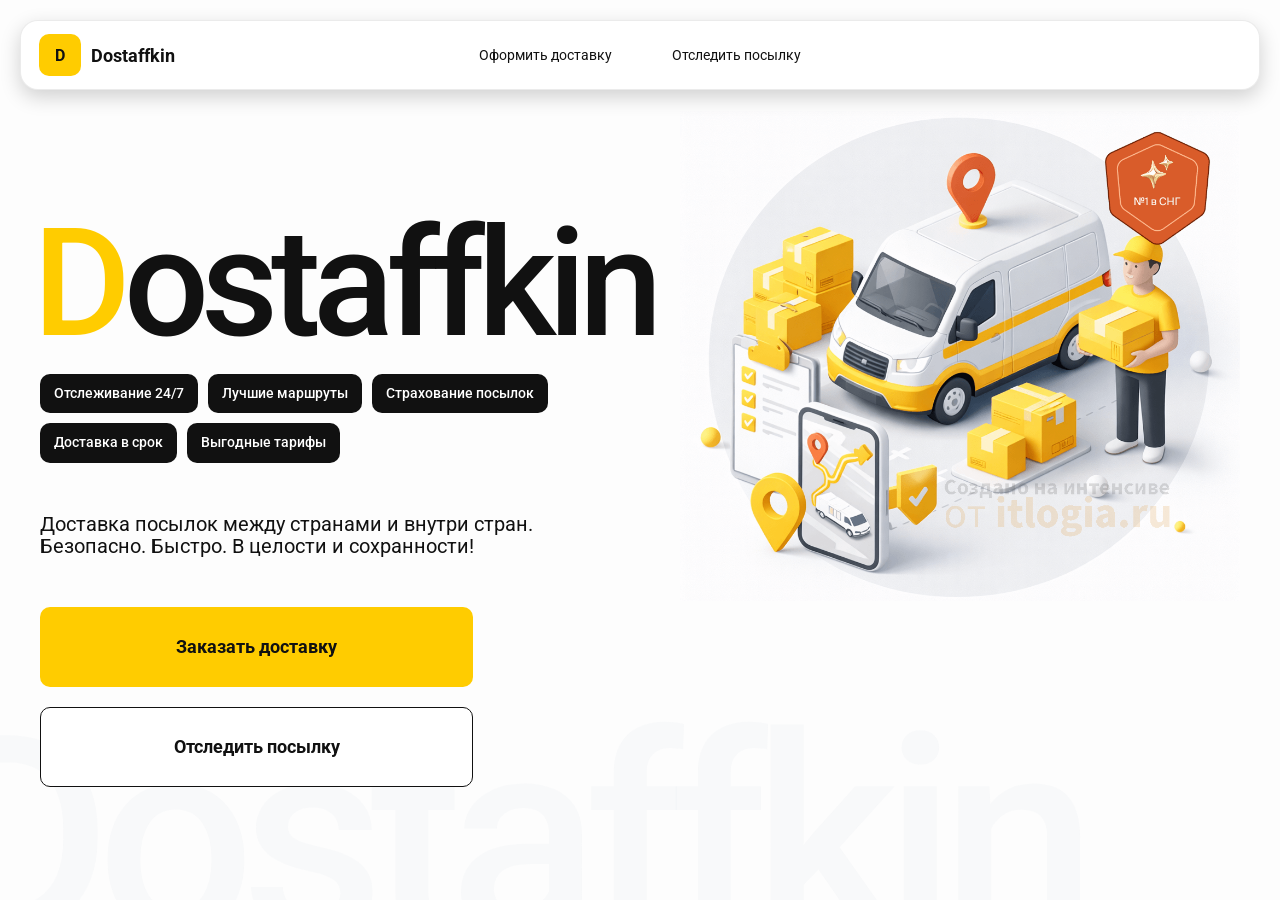
<file: index.html>
<!doctype html>
<html lang="ru">
<head>
    <meta charset="utf-8"/>
	<meta name="viewport" content="width=device-width,initial-scale=1,maximum-scale=1,user-scalable=0"/>
    <title>Dostaffkin — Доставка посылок между странами и внутри стран. Безопасно. Быстро. В целости и сохранности!</title>
	<link href="styles/base.css" rel="stylesheet" />
	<link href="styles/base_adaptive.css" rel="stylesheet" />	
	<link href="styles/index.css" rel="stylesheet" />
	<link href="styles/index_adaptive.css" rel="stylesheet" />
</head>
<body>
	<div class="container">
		<header class="header">
			<a class="header-brand" href="#">
				<div class="header-logo">D</div>
				<div class="header-title">Dostaffkin</div>
			</a>
			<nav class="header-menu">
				<a class="header-link" href="./order.html">Оформить <span>доставку</span></a>
				<a class="header-link" href="./track.html">Отследить <span>посылку</span></a>
			</nav>
		</header>
		<main class="main">
			<section class="main-info">
				<div class="main-title">
					<span>D</span>ostaffkin
				</div>
				<div class="main-features">
					<div class="main-feature">Отслеживание 24/7</div>
					<div class="main-feature">Лучшие маршруты</div>
					<div class="main-feature">Страхование посылок</div>
					<div class="main-feature">Доставка в срок</div>
					<div class="main-feature">Выгодные тарифы</div>
				</div>
				<div class="main-description">
					Доставка посылок между странами и внутри стран.
					Безопасно. Быстро. В целости и сохранности!
				</div>
				<div class="main-actions">
					<a class="button" type="button" href="./order.html">Заказать доставку</a>
					<a class="button button-white" type="button" href="./track.html">Отследить посылку</a>
				</div>
			</section>
			<div class="main-title-ghost">Dostaffkin</div>
			<section class="main-image">
				<img src="images/main-image.png" alt="Main image"/>
			</section>
		</main>		
	</div>
</body>
</html>
</file>
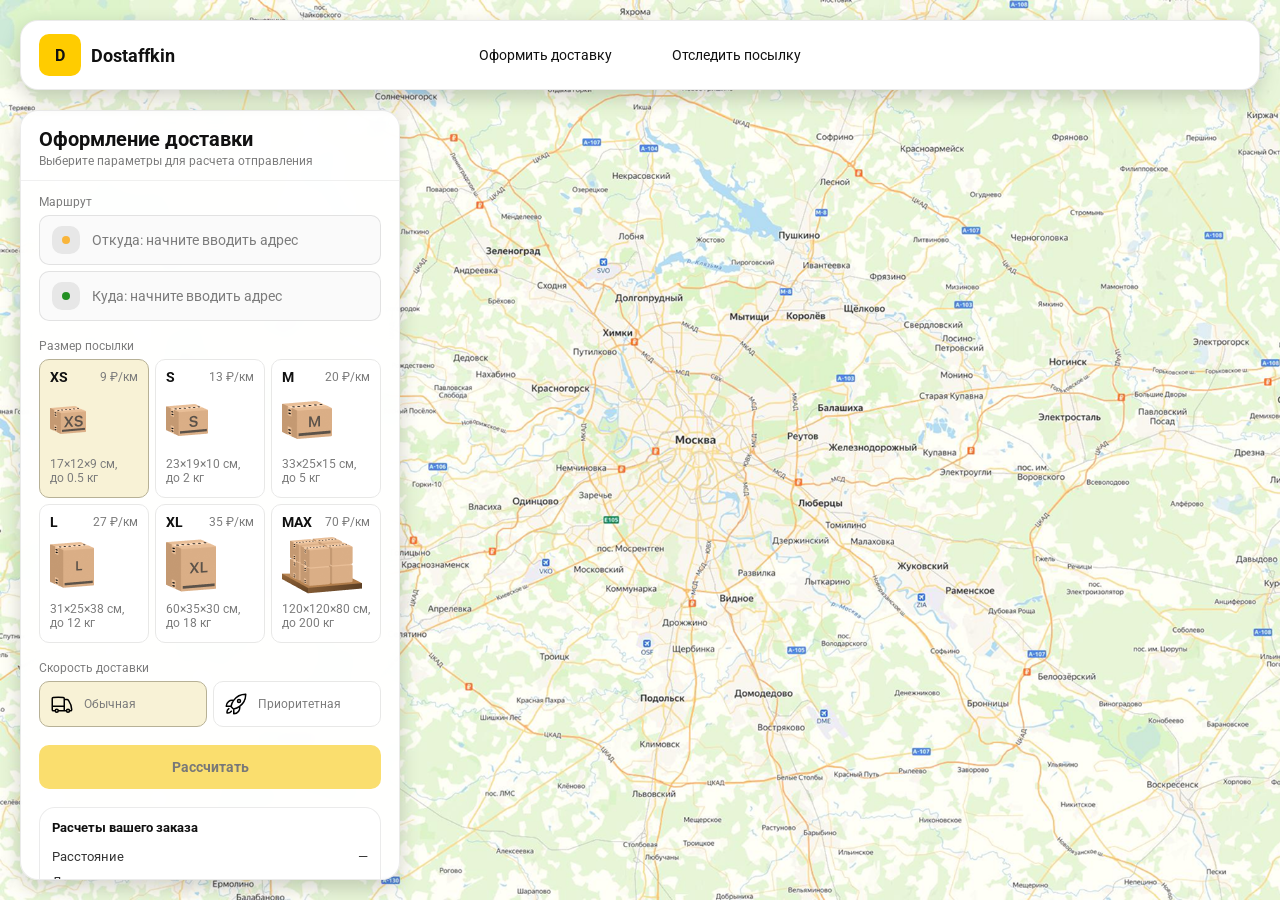
<file: order.html>
<!doctype html>
<html lang="ru">
<head>
    <meta charset="utf-8"/>
    <meta name="viewport" content="width=device-width,initial-scale=1,maximum-scale=1,user-scalable=0"/>
    <title>Оформление доставки</title>

    <link rel="stylesheet" href="styles/base.css"/>
    <link rel="stylesheet" href="styles/base_adaptive.css"/>

    <link rel="stylesheet" href="styles/order.css"/>
    <link rel="stylesheet" href="styles/order_adaptive.css"/>
</head>
<body>
	<div id="map"></div>
	<header class="header">
		<a class="header-brand" href="./index.html">
			<div class="header-logo">D</div>
			<div class="header-title">Dostaffkin</div>
		</a>
		<nav class="header-menu">
			<a class="header-link" href="#">Оформить <span>доставку</span></a>
			<a class="header-link" href="./track.html">Отследить <span>посылку</span></a>
		</nav>
	</header>
	
	<aside class="main" id="sidebar">
		<div class="main-header">
			<div class="main-title">Оформление доставки</div>
			<div class="main-text">Выберите параметры для расчета отправления</div>
		</div>
		<div class="main-content">
			<div class="main-route">
				<div class="main-block-title">Маршрут</div>
				<div class="main-fields">
					<div class="main-field" id="fromField">
						<div class="main-pin"></div>
						<input id="from" placeholder="Откуда: начните вводить адрес" autocomplete="off"/>
						<div class="main-ac" id="fromAc" role="listbox" aria-label="Подсказки адресов"></div>
					</div>
					
					<div class="main-field" id="toField">
						<div class="main-pin"></div>
						<input id="to" placeholder="Куда: начните вводить адрес" autocomplete="off"/>
						<div class="main-ac" id="toAc" role="listbox" aria-label="Подсказки адресов"></div>
					</div>
				</div>
			</div>
			<div class="main-package">
				<div class="main-block-title">Размер посылки</div>

				<div class="main-sizes">
					<div class="main-size-card is-active" data-value="xs">
						<div class="main-size-top">
							<div class="main-size-label">XS</div>
							<div class="main-size-rate">9 ₽/км</div>
						</div>
						<div class="main-size-media">
							<img src="images/sizes/xs.png" alt="Короб XS"/>
						</div>
						<div class="main-size-description">17×12×9 см,<br>до 0.5 кг</div>
					</div>

					<div class="main-size-card" data-value="s">
						<div class="main-size-top">
							<div class="main-size-label">S</div>
							<div class="main-size-rate">13 ₽/км</div>
						</div>
						<div class="main-size-media">
							<img src="images/sizes/s.png" alt="Короб S"/>
						</div>
						<div class="main-size-description">23×19×10 см,<br>до 2 кг</div>
					</div>

					<div class="main-size-card" data-value="m">
						<div class="main-size-top">
							<div class="main-size-label">M</div>
							<div class="main-size-rate">20 ₽/км</div>
						</div>
						<div class="main-size-media">
							<img src="images/sizes/m.png" alt="Короб M"/>
						</div>
							<div class="main-size-description">33×25×15 см,<br>до 5 кг</div>
					</div>

					<div class="main-size-card" data-value="l">
						<div class="main-size-top">
							<div class="main-size-label">L</div>
							<div class="main-size-rate">27 ₽/км</div>
						</div>
						<div class="main-size-media">
							<img src="images/sizes/l.png" alt="Короб L"/>
						</div>
						<div class="main-size-description">31×25×38 см,<br>до 12 кг</div>
					</div>

					<div class="main-size-card" data-value="xl">
						<div class="main-size-top">
							<div class="main-size-label">XL</div>
							<div class="main-size-rate">35 ₽/км</div>
						</div>
						<div class="main-size-media">
							<img src="images/sizes/xl.png" alt="Короб XL"/>
						</div>
						<div class="main-size-description">60×35×30 см,<br>до 18 кг</div>
					</div>

					<div class="main-size-card" data-value="max">
						<div class="main-size-top">
							<div class="main-size-label">MAX</div>
							<div class="main-size-rate">70 ₽/км</div>
						</div>
						<div class="main-size-media main-size-media-palleta">
							<img src="images/sizes/max.png" alt="Паллета"/>
						</div>
						<div class="main-size-description">120×120×80 см,<br>до 200 кг</div>
					</div>
				</div>
			</div>
			<div class="main-speed">
				<div class="main-block-title">Скорость доставки</div>

				<div class="main-speeds">
					<div class="main-speed-card is-active" data-value="regular">
						<img class="main-speed-media" src="images/icons/regular.svg" alt="Regular"/>
						<div class="main-speed-description">Обычная</div>
					</div>
					<div class="main-speed-card" data-value="fast">
						<img class="main-speed-media" src="images/icons/fast.svg" alt="Fast"/>
						<div class="main-speed-description">Приоритетная</div>
					</div>

				</div>
			</div>
			<div class="main-calculate-block">
				<button id="calc" class="button calculate-button" type="button" disabled>Рассчитать</button>
			</div>
			<div class="main-result" id="result">
				<div class="main-result-title">Расчеты вашего заказа</div>
				<div class="main-result-lines">
					<div class="main-result-line"><span>Расстояние</span><span id="distanceValue">—</span></div>
					<div class="main-result-line"><span>Доставим через</span><span id="durationValue">—</span></div>
					<div class="main-result-line"><span>Тариф</span><span id="rateValue">—</span></div>
				</div>
				<div class="main-price">
					<div class="main-price-label">Итого</div>
					<div class="main-price-value" id="totalValue">—</div>
				</div>
			</div>
			<div class="main-order-box">
				<div class="main-order-form" id="orderForm">
					<div class="main-order-title">Оформление доставки</div>
					<div class="main-block-info-row">
						<div class="main-block-title">Контакты</div>
						<div class="order-fields">
							<div class="main-field">
								<input id="customerName" placeholder="Ваше имя" autocomplete="off"/>
							</div>
							<div class="main-field">
								<input id="customerPhone" placeholder="Ваш телефон" autocomplete="off" inputmode="tel"/>
							</div>
						</div>
					</div>
					<div class="main-block-info-row extra-info">
						<div class="main-block-title">Дополнительная информация</div>
						<div class="main-field textarea">
							<textarea id="comment" placeholder="Детали доставки и комментарии"></textarea>
						</div>
					</div>
					<button id="submit" class="button main-submit-request" type="button" disabled>Отправить
							заявку
					</button>
				</div>

				<div class="main-order-success" id="orderSuccess">
					<div class="main-success-icon">✓</div>
					<div class="main-success-title">Заявка отправлена!</div>
					<div class="main-success-title">Номер отправления – <span id="orderId"></span></div>
					<div class="main-success-subtitle">Мы скоро свяжемся с вами</div>
				</div>
			</div>
			
		</div>
	</aside>
</body>
</html>
</file>
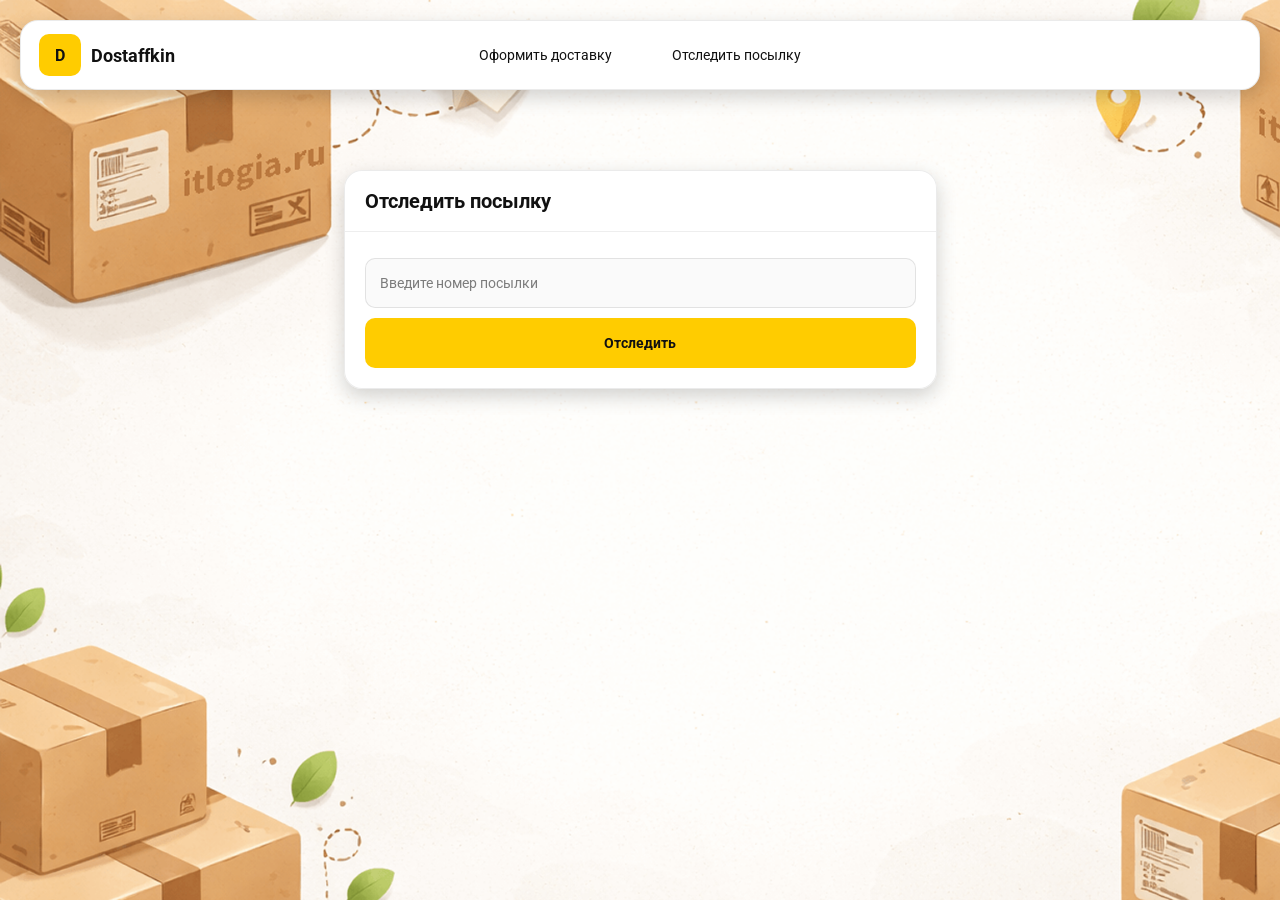
<file: track.html>
<!doctype html>
<html lang="ru">
<head>
    <meta charset="utf-8"/>
    <meta name="viewport" content="width=device-width,initial-scale=1,maximum-scale=1,user-scalable=0"/>
    <title>Отследить посылку</title>
    <link rel="stylesheet" href="styles/base.css"/>
    <link rel="stylesheet" href="styles/base_adaptive.css"/>

    <link rel="stylesheet" href="styles/track.css"/>
    <link rel="stylesheet" href="styles/track_adaptive.css"/>
</head>
<body>
	<div class="container">
		<header class="header">
			<a class="header-brand" href="./index.html">
				<div class="header-logo">D</div>
				<div class="header-title">Dostaffkin</div>
			</a>
			<nav class="header-menu">
				<a class="header-link" href="./order.html">Оформить <span>доставку</span></a>
				<a class="header-link" href="#">Отследить <span>посылку</span></a>
			</nav>
		</header>
		<main class="track-content">
			<section class="track-card track-search">
				<div class="track-title">Отследить посылку</div>
				<div class="track-action">
					<div class="main-field track-field">
						<input id="trackNumber" placeholder="Введите номер посылки" autocomplete="off"/>
					</div>
					<button id="trackButton" class="button track-button" type="button">Отследить</button>
				</div>
			</section>
			<section class="track-card track-result" id="trackResult">
				<div class="track-result-header">
					<div class="track-id" id="trackIdValue"></div>
					<div class="track-routes">
						<div class="track-route">
							<div class="track-route-pin">
								<svg xmlns="http://www.w3.org/2000/svg" fill="none" viewBox="0 0 24 24" stroke-width="1.5"
									stroke="orange" class="size-6">
									<path stroke-linecap="round" stroke-linejoin="round"
										d="M15 10.5a3 3 0 1 1-6 0 3 3 0 0 1 6 0Z"/>
									<path stroke-linecap="round" stroke-linejoin="round"
										d="M19.5 10.5c0 7.142-7.5 11.25-7.5 11.25S4.5 17.642 4.5 10.5a7.5 7.5 0 1 1 15 0Z"/>
								</svg>
							</div>
							<div class="track-route-address" id="trackFromValue">
								Откуда: Москва, улица Арбат, 1
							</div>
						</div>
						<div class="track-route track-route-arrow">
							<svg xmlns="http://www.w3.org/2000/svg" fill="none" viewBox="0 0 24 24" stroke-width="1.5"
								stroke="currentColor" class="size-6">
								<path stroke-linecap="round" stroke-linejoin="round"
									d="M19.5 13.5 12 21m0 0-7.5-7.5M12 21V3"/>
							</svg>
						</div>
						<div class="track-route">
							<div class="track-route-pin">
								<svg xmlns="http://www.w3.org/2000/svg" fill="none" viewBox="0 0 24 24" stroke-width="1.5"
									stroke="green" class="size-6">
									<path stroke-linecap="round" stroke-linejoin="round"
										d="M15 10.5a3 3 0 1 1-6 0 3 3 0 0 1 6 0Z"/>
									<path stroke-linecap="round" stroke-linejoin="round"
										d="M19.5 10.5c0 7.142-7.5 11.25-7.5 11.25S4.5 17.642 4.5 10.5a7.5 7.5 0 1 1 15 0Z"/>
								</svg>
							</div>
							<div class="track-route-address" id="trackToValue">
								Куда: Минск, проспект Независимости, 58
							</div>
						</div>
					</div>
				</div>
				<div class="track-info">
					<div class="track-status-title">Статус данной посылки:</div>
					<div class="track-status-list" id="trackStatusList">


						<div class="track-status created">
							<img src="images/icons/created.svg" class="track-status-icon" alt="Created">
							<div class="track-status-text">
								<div class="track-status-text-state">Создан</div>
								<div class="track-status-text-date">10.01.2026</div>
							</div>
						</div>

						<div class="track-status in-way">
							<img src="images/icons/in-way.svg" class="track-status-icon" alt="In way">
							<div class="track-status-text">
								<div class="track-status-text-state">В пути: Москва</div>
								<div class="track-status-text-date">18.01.2026</div>
							</div>
						</div>

						<div class="track-status ready">
							<img src="images/icons/ready.svg" class="track-status-icon" alt="Ready">
							<div class="track-status-text">
								<div class="track-status-text-state">Готов к выдаче</div>
								<div class="track-status-text-date">25.01.2026</div>
							</div>
						</div>

						<div class="track-status done">
							<img src="images/icons/done.svg" class="track-status-icon" alt="Done">
							<div class="track-status-text">
								<div class="track-status-text-state">Вручен</div>
								<div class="track-status-text-date">27.01.2026</div>
							</div>
						</div>

					</div>
				</div>
			</section>
		</main>
	</div>
</body>
</html>
</file>
<file: styles/base.css>
*, *::before, *::after {
    box-sizing: border-box;
}

@font-face {
    font-family: "Roboto";
    src: url("../fonts/Roboto-Regular.ttf");
    font-weight: normal;
}

@font-face {
    font-family: "Roboto";
    src: url("../fonts/Roboto-Bold.ttf");
    font-weight: bold;
}

@font-face {
    font-family: "Roboto";
    src: url("../fonts/Roboto-Medium.ttf");
    font-weight: 500;
}

html, body {
    margin: 0;
    color: #111111;
    font-family: "Roboto", sans-serif;
}

body {
    background: #FDFDFD;
}

.header {
    border-radius: 18px;
    box-shadow: 0 7px 20px 0 #0000002E;
    backdrop-filter: blur(10px);
    background: #ffffff;
    left: 20px;
    border: 1px solid rgba(0, 0, 0, 0.08);
    position: fixed;
    right: 20px;
    top: 20px;
    padding: 14px 18px;
    height: 70px;
    display: flex;
    align-items: center;
    z-index: 6;
}

.header-brand {
    display: flex;
    align-items: center;
    text-decoration: none;
    gap: 10px;
}

.header-logo {
    width: 42px;
    height: 42px;
    border-radius: 10px;
    background: #FFCC00;
    display: grid;
    place-items: center;
    font-weight: bold;
    color: #111;
}

.header-title {
    font-size: 18px;
    font-weight: bold;
    color: #111111;
    text-decoration: none;
}

.header-menu {
    display: flex;
    align-items: center;
    gap: 60px;
    margin: 0;
    position: absolute;
    left: 50%;
    transform: translateX(-50%);
}

.header-link {
    font-size: 14px;
    color: #111111;
    text-decoration: none;
}

.button {
    border: 0;
    outline: none;
    height: 44px;
    border-radius: 10px;
    font-size: 14px;
    font-weight: bold;
    cursor: pointer;
    font-family: inherit;
    transition: transform .08s ease, opacity .12s ease;
    background: #ffcc00;
    color: #111111;
    text-align: center;
    text-decoration: none;
}

.button:hover {
    background-color: #E5BC19;
}

.button:disabled {
    cursor: not-allowed;
    background-color: #FADE6E;
    color: #787878;
    transform: none;
}

.button.button-white {
    background: #ffffff;
    border: 1px solid #111111;
}

.button.button-white:hover {
    background: rgb(241 241 241);
}

.main-field {
    display: flex;
    align-items: center;
    margin-top: 6px;
    gap: 10px;
    border: 1px solid #1111111A;
    background: #FAFAFA;
    border-radius: 10px;
    padding: 10px 12px;
    position: relative;
    box-sizing: border-box;
    height: 50px;
}

.main-field.textarea {
    height: auto;
}

.main-pin {
    width: 28px;
    height: 28px;
    border-radius: 10px;
    background: rgba(17, 17, 17, 0.08);
    display: grid;
    place-items: center;
    flex: 0 0 auto;
    position: relative;
}

.main-pin::before {
    content: "";
    width: 8px;
    height: 8px;
    border-radius: 999px;
    background: orange;
    opacity: .75;
    display: block;
}

.main-field:last-child .main-pin::before {
    background: green;
    opacity: .85;
}

input, textarea {
    width: 100%;
    border: 0;
    outline: none;
    background: transparent;
    font-size: 14px;
    color: #111111;
    font-family: inherit;
}

textarea {
    resize: vertical;
    min-height: 72px;
    padding: 2px 0;
}

input::placeholder, textarea::placeholder {
    color: #7C7C7C;
}

.main-field:focus-within {
    border-color: rgba(0, 0, 0, 0.20);
    box-shadow: 0 0 0 4px rgba(255, 204, 0, 0.35);
    background: rgba(255, 255, 255, 0.75);
}
</file>
<file: styles/base_adaptive.css>
@media (max-width: 767px) {
    .header {
        left: 10px;
        right: 10px;
        top: 10px;
    }

    .header-link span {
        display: none;
    }

    .header-menu {
        gap: 20px;
        justify-content: flex-start;
        margin: 0 0 0 30px;
        position: static;
        transform: none;
    }
}

@media (max-width: 420px) {
    .header-title {
        display: none;
    }
}

@media (max-width: 374px) {
    .header-menu {
        gap: 10px;
        margin: 0 0 0 10px;
    }
}
</file>
<file: styles/index.css>
.container {
    overflow: hidden;
    min-height: 100vh;
}

.main {
    padding: 111px 40px 40px;
    position: relative;
    display: flex;
}

.main-info {
    max-width: 840px;
    width: 100%;
    position: relative;
}

.main-title {
    margin-top: 98px;
    font-weight: 500;
    font-size: 200px;
    line-height: 1;
    letter-spacing: -0.05em;
    color: #111111;
    left: -15px;
    position: relative;
}

.main-title span {
    color: #ffcc00;
}

.main-features {
    margin-top: 15px;
    display: flex;
    flex-wrap: wrap;
    gap: 10px;
}

.main-feature {
    background: #111111;
    color: #ffffff;
    padding: 12px 14px;
    font-weight: 500;
    font-size: 14px;
    line-height: 1.1;
    border-radius: 10px;
}

.main-description {
    margin-top: 50px;
    max-width: 500px;
    font-size: 20px;
    line-height: 1.1;
    color: #111111;
}

.main-actions {
    margin-top: 50px;
    display: flex;
    flex-direction: column;
    gap: 20px;
}

.main-actions .button {
    height: 80px;
    width: 433px;
    font-size: 18px;
    font-weight: bold;
    place-items: center;
    display: grid;
}

.main-title-ghost {
    position: absolute;
    z-index: -1;
    left: -70px;
    bottom: -150px;
    font-weight: 500;
    font-size: 278px;
    line-height: 1;
    letter-spacing: -0.05em;
    color: #ECEDF04D;
}

.main-image {
    width: 1024px;
    top: 100px;
    z-index: -2;
}

.main-image img {
    width: 100%;
    max-width: 1024px;
    height: auto;
    display: block;
}
</file>
<file: styles/index_adaptive.css>
@media (max-width: 1760px) {
    .main-title {
        font-size: 150px;
        left: -7px;
    }

    .main-info {
        max-width: 640px;
    }
}

@media (max-width: 1200px) {
    .main-info {
        max-width: 540px;
    }

    .main {
        padding: 111px 20px 20px;
    }

    .main-title {
        font-size: 120px;
        left: -4px;
    }

    .main-title-ghost {
        font-size: 220px;
    }
}

@media (max-width: 1024px) {
    .main-title {
        margin-top: 30px;
    }

    .main {
        flex-direction: column-reverse;
    }

    .main-image {
        max-width: 350px;
        position: absolute;
        left: 370px;
        top: 370px;
    }

    .main-info {
        max-width: 100%;
    }

    .main-actions {
        gap: 10px;
    }

    .main-actions .button {
        height: 50px;
        font-size: 14px;
        width: auto;
        max-width: 300px;
    }

    .main-description {
        max-width: 350px;
    }
}

@media (max-width: 570px) {
    .main-title {
        font-size: 88px;
    }

    .main-description {
        max-width: 100%
    }

    .main-actions {
       width: 100%;
    }

    .main-actions .button {
        width: 100%;
        max-width: 100%
    }

    .main-image {
        max-width: 650px;
        position: absolute;
        left: 170px;
        top: 70px;
        opacity: 0.2;
    }
}

@media (max-width: 400px) {
    .main-title {
        font-size: 70px;
    }
}
</file>
<file: styles/order.css>
#map {
    background-image: url("../images/order-bg.png");
    background-size: cover;
    position: fixed;
    inset: 0;
}

.main {
    border-radius: 18px;
    box-shadow: 0 7px 20px 0 #0000002E;
    backdrop-filter: blur(10px);
    background: rgba(255, 255, 255, 0.96);
    left: 20px;
    border: 1px solid rgba(0, 0, 0, 0.08);
    position: fixed;
    top: 110px;
    bottom: 20px;
    width: 380px;
    display: flex;
    flex-direction: column;
    overflow: hidden;
    z-index: 5;
}

.main-header {
    padding: 18px 18px 12px 18px;
    border-bottom: 1px solid rgba(0, 0, 0, 0.06);
    display: flex;
    flex-direction: column;
}

.main-title {
    font-size: 20px;
    line-height: 100%;
    font-weight: bold;
}

.main-text {
    font-size: 12px;
    margin-top: 5px;
    color: #7C7C7C;
}

.main-content {
    padding: 14px 18px 18px 18px;
    overflow: auto;
    scrollbar-width: none;
    display: flex;
    flex-direction: column;
    gap: 18px;
    flex: 1;
}

.main-block-title {
    font-size: 12px;
    color: #7C7C7C;
}

.main-route .main-block-title,
.main-package .main-block-title {
    margin-bottom: 6px;
}

.main-sizes {
    display: grid;
    gap: 6px;
    grid-template-columns: repeat(3, 1fr);
}

.main-size-card {
    border: 1px solid #E8E8E7;
    background: #FFFFFF;
    border-radius: 10px;
    padding: 10px;
    cursor: pointer;
    user-select: none;
    transition: transform .08s ease, border-color .12s ease, background .12s ease;
    min-height: 139px;
}

.main-size-card:hover {
    transform: translateY(-1px);
}

.main-size-card.is-active {
    background-color: #F8F2D6;
    border-color: #B7B196;
}

.main-size-top {
    display: flex;
    align-items: center;
    justify-content: space-between;
}

.main-size-label {
    font-weight: bold;
    font-size: 14px;
    color: #111111;
    line-height: 100%;
}

.main-size-rate {
    font-size: 12px;
    color: #7C7C7C;
    line-height: 100%;
}

.main-size-media {
    margin-top: 8px;
    height: 57px;
}

.main-size-description {
    margin-top: 8px;
    font-size: 12px;
    color: #7C7C7C;
    line-height: 1.2;
}

.calculate-button {
    width: 100%;
}

.main-result {
    border: 1px solid rgba(0, 0, 0, 0.08);
    background: rgba(255, 255, 255, 0.75);
    border-radius: 16px;
    padding: 12px;
    line-height: 1.25;
}

.main-result-title {
    font-weight: bold;
    font-size: 13px;
    color: #111111;
    margin-bottom: 13px;
}

.main-result-lines {
    gap: 8px;
    display: flex;
    flex-direction: column;
}

.main-result-line {
    font-size: 13px;
    color: rgba(17, 17, 17, 0.85);
    display: flex;
    justify-content: space-between;
}

.main-price {
    margin-top: 18px;
    padding-top: 10px;
    border-top: 1px dashed rgba(0, 0, 0, 0.12);
    display: flex;
    align-items: baseline;
    justify-content: space-between;
}

.main-price-label {
    font-size: 12px;
    color: rgba(17, 17, 17, 0.55);
}

.main-price-value {
    font-size: 20px;
    font-weight: bold;
    color: #111111;
    letter-spacing: -0.3px;
}

.main-order-box {
    background: #ffffff;
    border: 1px solid #E8E8E7;
    border-radius: 10px;
    padding: 12px;
}

.main-order-title {
    margin-bottom: 8px;
    font-weight: bold;
    font-size: 14px;
    color: #111111;
}

.main-block-info {
    display: flex;
    flex-direction: column;
    gap: 6px;
}

.order-fields {
    display: grid;
    grid-template-columns: 1fr 1fr;
    column-gap: 10px;
    margin-top: 6px;
}

.main-block-info-row.extra-info {
    display: block;
    margin-top: 13px;
}

.main-submit-request {
    width: 100%;
    margin-top: 6px;
}

.main-order-success {
    display: none;
    text-align: center;
    padding: 22px 12px;
    gap: 12px;
}

.main-order-success.is-visible {
    display: flex;
    flex-direction: column;
    align-items: center;
}

.main-success-icon {
    width: 56px;
    height: 56px;
    border-radius: 50%;
    background: #16a34a;
    color: #ffffff;
    display: grid;
    place-items: center;
    font-size: 30px;
}

.main-success-title {
    font-size: 14px;
    font-weight: bold;
    color: #111111;
}

.main-success-subtitle {
    font-size: 12px;
    color: rgba(17, 17, 17, 0.55);
    line-height: 1.3;
}


.main-speed .main-block-title {
    margin-bottom: 6px;
}

.main-speeds {
    display: grid;
    gap: 6px;
    grid-template-columns: repeat(2, 1fr);
}

.main-speed-card {
    border: 1px solid #E8E8E7;
    background: #FFFFFF;
    border-radius: 10px;
    padding: 10px;
    cursor: pointer;
    user-select: none;
    transition: transform .08s ease, border-color .12s ease, background .12s ease;
    display: flex;
    align-items: center;
    gap: 10px;
}

.main-speed-card:hover {
    transform: translateY(-1px);
}

.main-speed-card.is-active {
    background-color: #F8F2D6;
    border-color: #B7B196;
}

.main-speed-description {
    font-size: 12px;
    color: #7C7C7C;
    line-height: 1.2;
}
</file>
<file: styles/order_adaptive.css>
.main-order-box {
    background: #ffffff;
    border: 1px solid #E8E8E7;
    border-radius: 10px;
    padding: 12px;
}

.main-order-title {
    margin-bottom: 8px;
    font-weight: bold;
    font-size: 14px;
    color: #111111;
}

.main-block-info {
    display: flex;
    flex-direction: column;
    gap: 6px;
}

.order-fields {
    display: grid;
    grid-template-columns: 1fr 1fr;
    column-gap: 10px;
    margin-top: 6px;
}

.main-block-info-row.extra-info {
    display: block;
    margin-top: 13px;
}

.main-submit-request {
    width: 100%;
    margin-top: 6px;
}

.main-order-success {
    display: none;
    text-align: center;
    padding: 22px 12px;
    gap: 12px;
}

.main-order-success.is-visible {
    display: flex;
    flex-direction: column;
    align-items: center;
}

.main-success-icon {
    width: 56px;
    height: 56px;
    border-radius: 50%;
    background: #16a34a;
    color: #ffffff;
    display: grid;
    place-items: center;
    font-size: 30px;
}

.main-success-title {
    font-size: 14px;
    font-weight: bold;
    color: #111111;
}

.main-success-subtitle {
    font-size: 12px;
    color: rgba(17, 17, 17, 0.55);
    line-height: 1.3;
}

@media (max-width: 767px) {
    .main {
        left: 10px;
        right: 10px;
        top: 50%;
        bottom: 12px;
        width: auto;
        max-width: none;
    }
}

@media (max-width: 420px) {
    .main-sizes {
        grid-template-columns: repeat(2, 1fr);
    }
}
</file>
<file: styles/track.css>
.container {
    background: #F4F4F4 url("../images/track-bg.png");
    background-size: cover;
    min-height: 100vh;
    padding: 170px 0 50px 0;
}

.track-content {
    width: 593px;
    margin: 0 auto;
}

.track-card {
    width: 100%;
    border-radius: 18px;
    box-shadow: 0 7px 20px 0 #0000002E;
    backdrop-filter: blur(10px);
    background: rgba(255, 255, 255, 0.96);
    border: 1px solid rgba(0, 0, 0, 0.08);
}

.track-title {
    font-size: 20px;
    line-height: 100%;
    font-weight: bold;
    border-bottom: 1px solid #EEEEEE;
    padding: 20px;
}

.track-action {
    padding: 20px;
}

.track-button {
    width: 100%;
    height: 50px;
}

.track-field {
    margin-bottom: 10px;
}

.track-result {
    margin-top: 5px;
    display: none;
}

.track-result.is-visible {
    display: block;
}

.track-result-header {
    font-weight: bold;
    font-size: 14px;
    color: #111111;
    padding: 20px;
    border-bottom: 1px solid #EEEEEE;
}

.track-id {
    margin-bottom: 12px;
    font-size: 20px;
}

.track-routes {
    display: flex;
    flex-direction: column;
    gap: 10px;
    font-weight: normal;
}

.track-route {
    display: flex;
    align-items: center;
    gap: 10px;
}

.track-route-pin {
    width: 24px;
    height: 24px;
    flex-shrink: 0;
}

.track-route-arrow {
    padding: 15px 0;
    width: 24px;
    height: 24px;
}

.track-info {
    padding: 20px;
}

.track-status {
    display: flex;
    align-items: center;
    font-size: 12px;
    gap: 10px;
}

.track-status-title {
    font-size: 14px;
    color: #111111;
    margin-bottom: 20px;
}

.track-status-list {
    display: flex;
    flex-direction: column;
    gap: 15px;
}

.track-status-icon {
    width: 40px;
    height: 40px;
    border-radius: 50%;
    background: rgba(17, 17, 17, 0.08);
    display: grid;
    place-items: center;
    flex: 0 0 auto;
}

.track-status.created .track-status-icon {
    background-color: #F1CB00;
}

.track-status.in-way .track-status-icon {
    background-color: #F08A11;
}

.track-status.ready .track-status-icon {
    background-color: #A35D0A;
}

.track-status.done .track-status-icon {
    background-color: #37C93B;
}

.track-status-text {
    display: flex;
    align-items: center;
    justify-content: space-between;
    color: #111111;
    font-size: 12px;
    flex: 1;
}

.track-status-date {
    color: rgba(17, 17, 17, 0.55);
}
</file>
<file: styles/track_adaptive.css>
@media (max-width: 767px) {
    .container {
        padding: 130px 0 50px 0;
    }

    .track-content {
        width: 100%;
        padding-left: 10px;
        padding-right: 10px;
    }

    .track-result-header {
        padding: 20px;
    }
}
</file>
